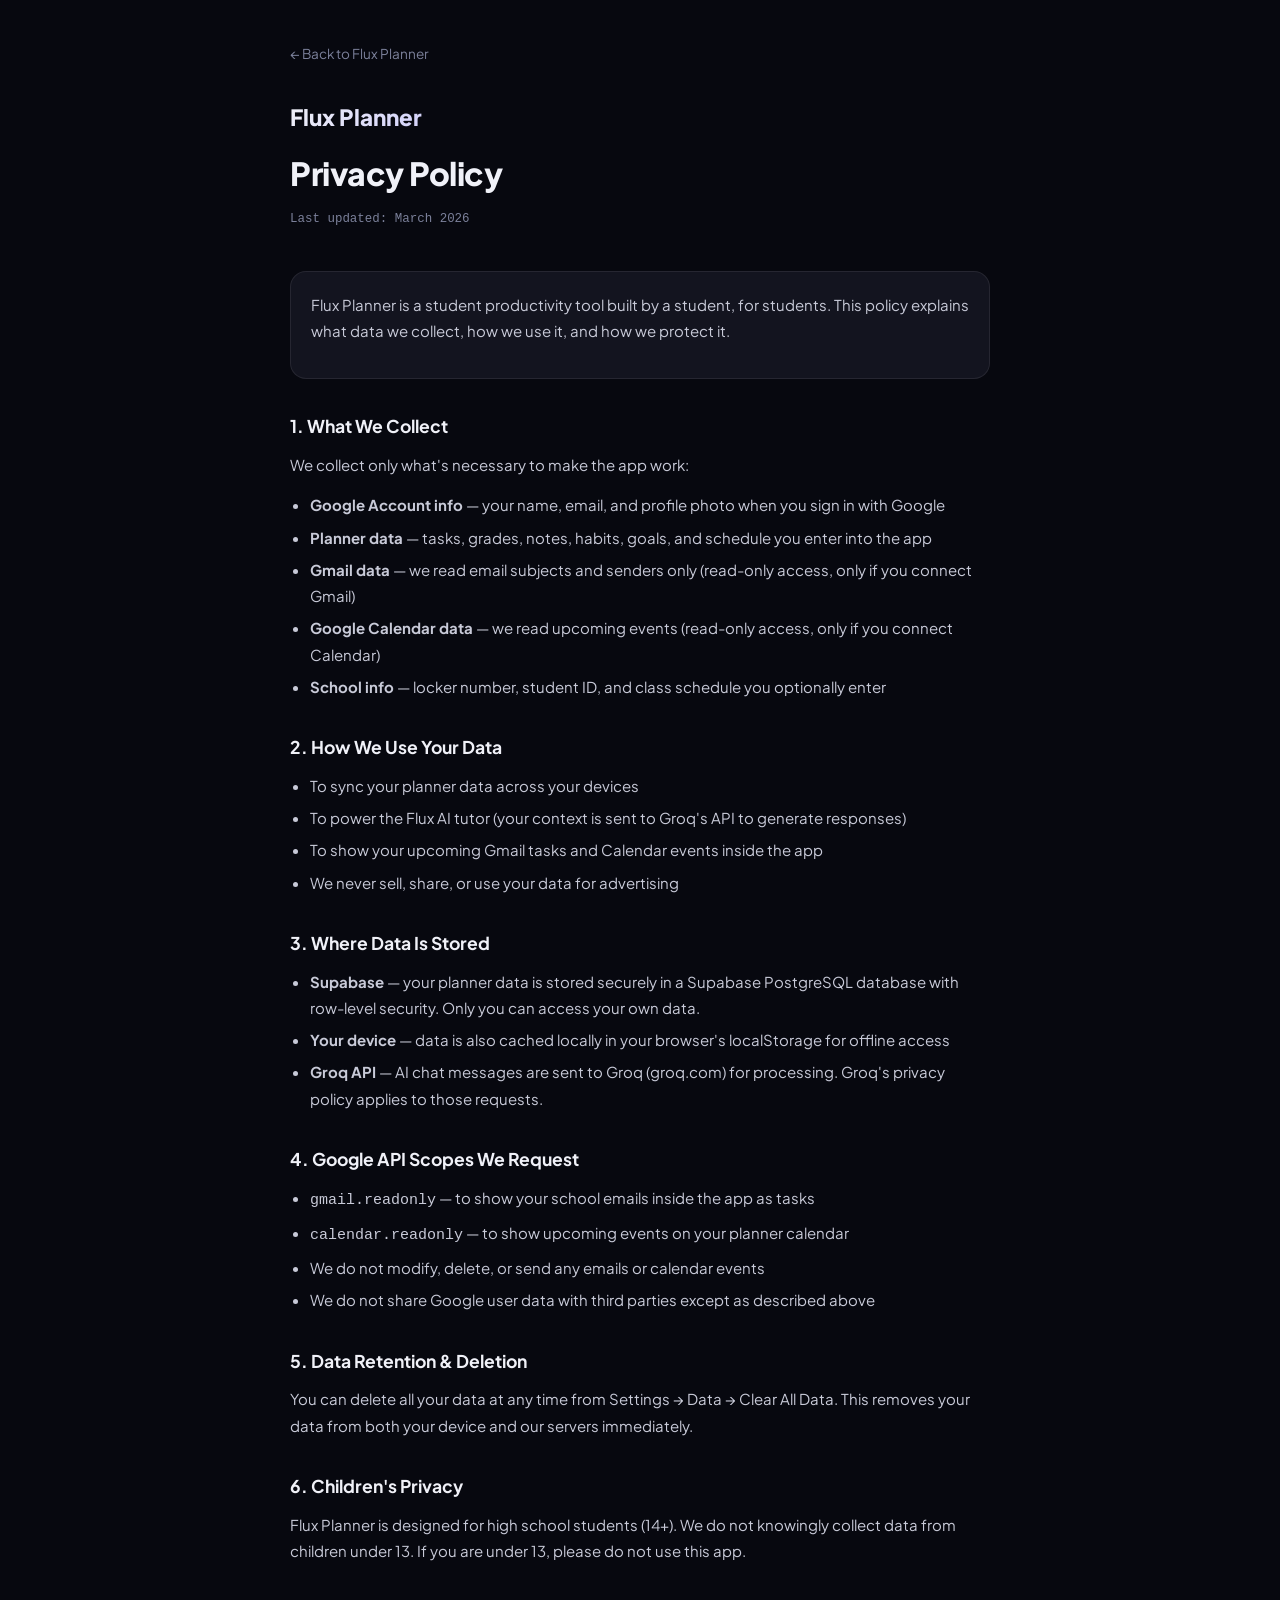
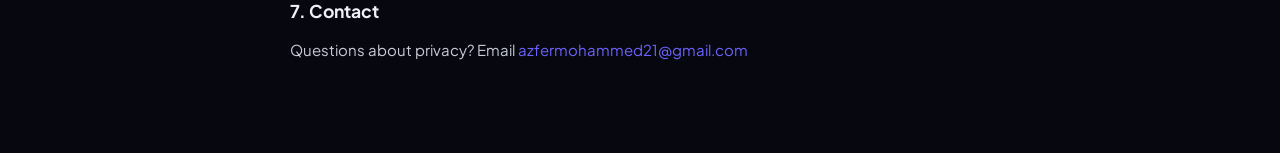
<file: privacy.html>
<!DOCTYPE html>
<html lang="en">
<head>
<meta charset="UTF-8">
<meta name="viewport" content="width=device-width, initial-scale=1.0">
<title>Privacy Policy · Flux Planner</title>
<style>
  :root{--accent:#6c63ff;--bg:#07080f;--card:#13141f;--text:#f0f1f8;--muted:#7b809a;--border:rgba(255,255,255,.08)}
  *{margin:0;padding:0;box-sizing:border-box}
  body{background:var(--bg);color:var(--text);font-family:'Plus Jakarta Sans',system-ui,sans-serif;font-size:15px;line-height:1.75;padding:40px 20px 80px}
  .wrap{max-width:700px;margin:0 auto}
  .logo{font-size:1.4rem;font-weight:800;background:linear-gradient(135deg,#f0f1f8,var(--accent));-webkit-background-clip:text;-webkit-text-fill-color:transparent;margin-bottom:8px}
  .updated{font-size:.78rem;color:var(--muted);margin-bottom:40px;font-family:monospace}
  h1{font-size:2rem;font-weight:800;letter-spacing:-.5px;margin-bottom:8px}
  h2{font-size:1.1rem;font-weight:700;margin:32px 0 10px;color:var(--text)}
  p{color:#c8cad8;margin-bottom:14px}
  ul{color:#c8cad8;padding-left:20px;margin-bottom:14px}
  ul li{margin-bottom:6px}
  a{color:var(--accent);text-decoration:none}
  a:hover{text-decoration:underline}
  .card{background:var(--card);border:1px solid var(--border);border-radius:16px;padding:20px;margin-bottom:14px}
  .back{display:inline-flex;align-items:center;gap:8px;color:var(--muted);font-size:.85rem;margin-bottom:32px;text-decoration:none}
  .back:hover{color:var(--text)}
</style>
<link rel="preconnect" href="https://fonts.googleapis.com">
<link href="https://fonts.googleapis.com/css2?family=Plus+Jakarta+Sans:wght@400;600;700;800&display=swap" rel="stylesheet">
</head>
<body>
<div class="wrap">
  <a href="/Fluxplanner/" class="back">← Back to Flux Planner</a>
  <div class="logo">Flux Planner</div>
  <h1>Privacy Policy</h1>
  <div class="updated">Last updated: March 2026</div>

  <div class="card">
    <p>Flux Planner is a student productivity tool built by a student, for students. This policy explains what data we collect, how we use it, and how we protect it.</p>
  </div>

  <h2>1. What We Collect</h2>
  <p>We collect only what's necessary to make the app work:</p>
  <ul>
    <li><strong>Google Account info</strong> — your name, email, and profile photo when you sign in with Google</li>
    <li><strong>Planner data</strong> — tasks, grades, notes, habits, goals, and schedule you enter into the app</li>
    <li><strong>Gmail data</strong> — we read email subjects and senders only (read-only access, only if you connect Gmail)</li>
    <li><strong>Google Calendar data</strong> — we read upcoming events (read-only access, only if you connect Calendar)</li>
    <li><strong>School info</strong> — locker number, student ID, and class schedule you optionally enter</li>
  </ul>

  <h2>2. How We Use Your Data</h2>
  <ul>
    <li>To sync your planner data across your devices</li>
    <li>To power the Flux AI tutor (your context is sent to Groq's API to generate responses)</li>
    <li>To show your upcoming Gmail tasks and Calendar events inside the app</li>
    <li>We never sell, share, or use your data for advertising</li>
  </ul>

  <h2>3. Where Data Is Stored</h2>
  <ul>
    <li><strong>Supabase</strong> — your planner data is stored securely in a Supabase PostgreSQL database with row-level security. Only you can access your own data.</li>
    <li><strong>Your device</strong> — data is also cached locally in your browser's localStorage for offline access</li>
    <li><strong>Groq API</strong> — AI chat messages are sent to Groq (groq.com) for processing. Groq's privacy policy applies to those requests.</li>
  </ul>

  <h2>4. Google API Scopes We Request</h2>
  <ul>
    <li><code>gmail.readonly</code> — to show your school emails inside the app as tasks</li>
    <li><code>calendar.readonly</code> — to show upcoming events on your planner calendar</li>
    <li>We do not modify, delete, or send any emails or calendar events</li>
    <li>We do not share Google user data with third parties except as described above</li>
  </ul>

  <h2>5. Data Retention & Deletion</h2>
  <p>You can delete all your data at any time from Settings → Data → Clear All Data. This removes your data from both your device and our servers immediately.</p>

  <h2>6. Children's Privacy</h2>
  <p>Flux Planner is designed for high school students (14+). We do not knowingly collect data from children under 13. If you are under 13, please do not use this app.</p>

  <h2>7. Contact</h2>
  <p>Questions about privacy? Email <a href="mailto:azfermohammed21@gmail.com">azfermohammed21@gmail.com</a></p>
</div>
</body>
</html>
</file>
